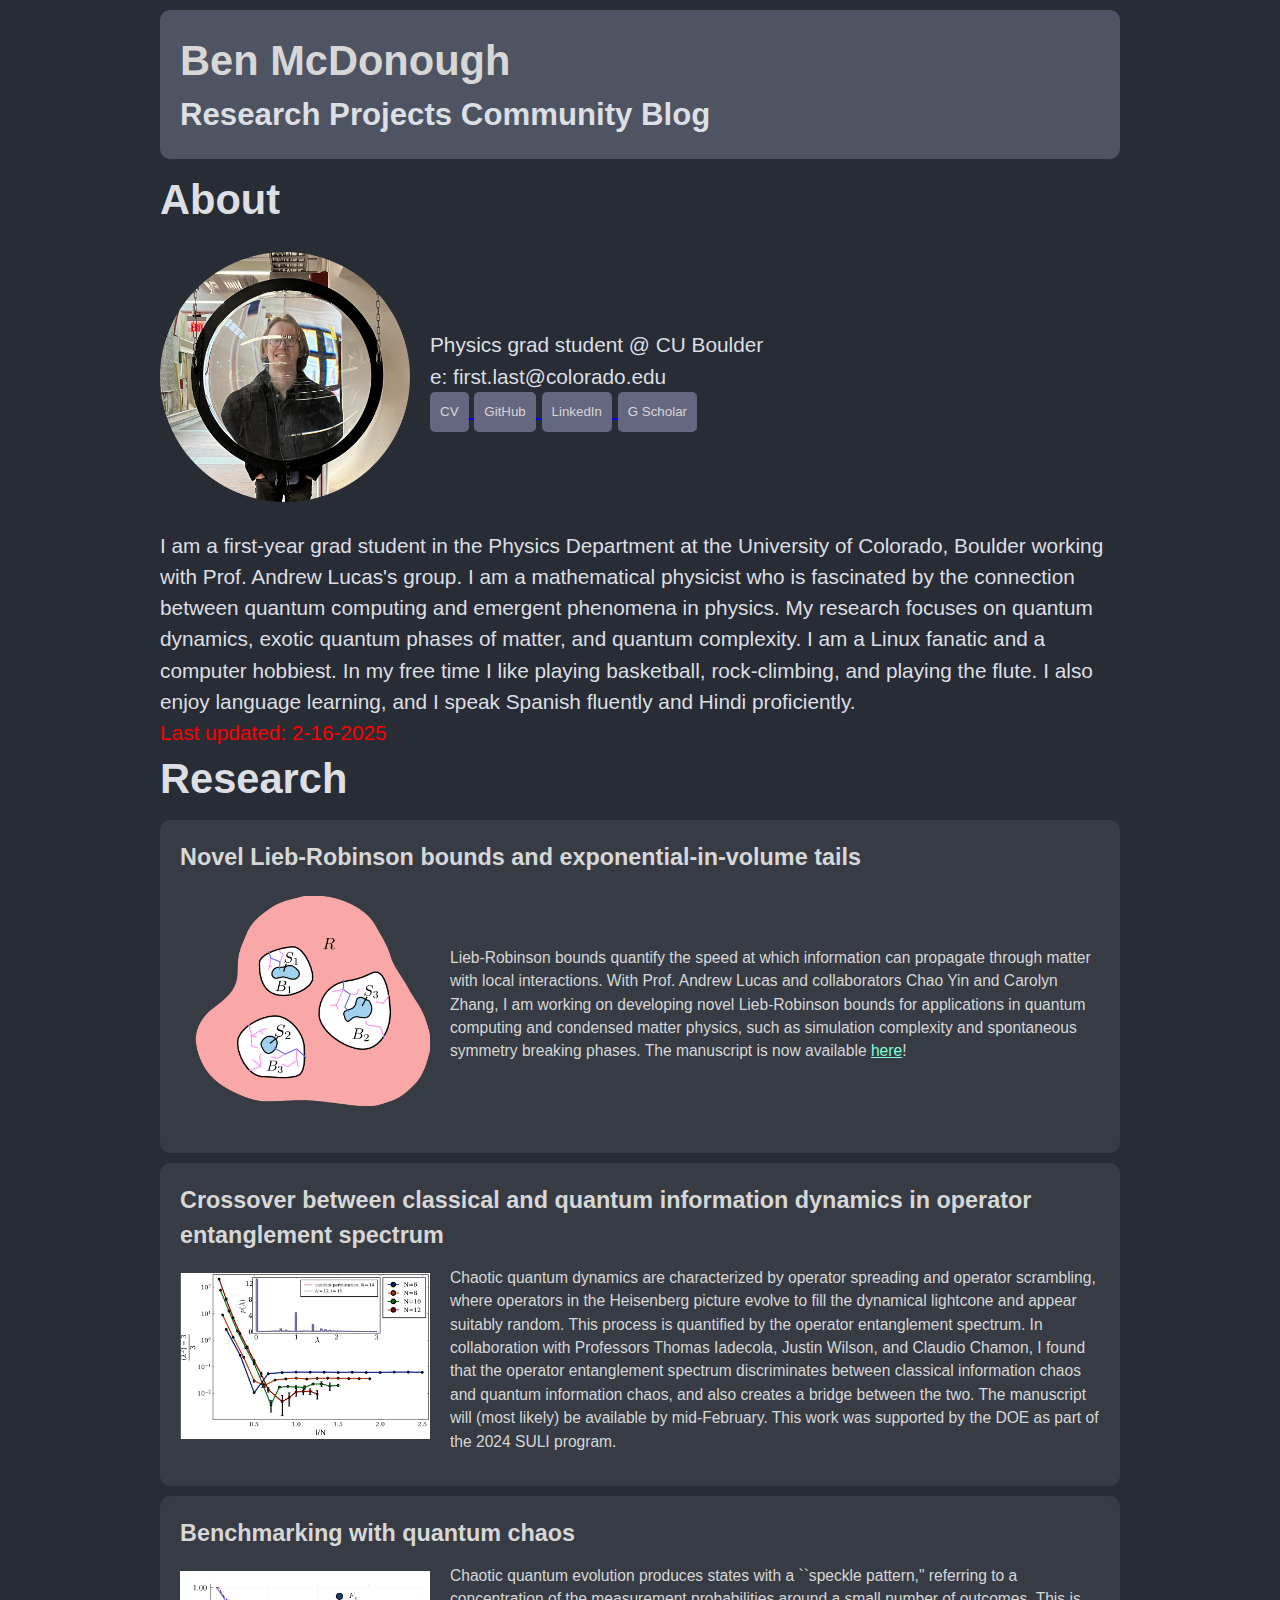
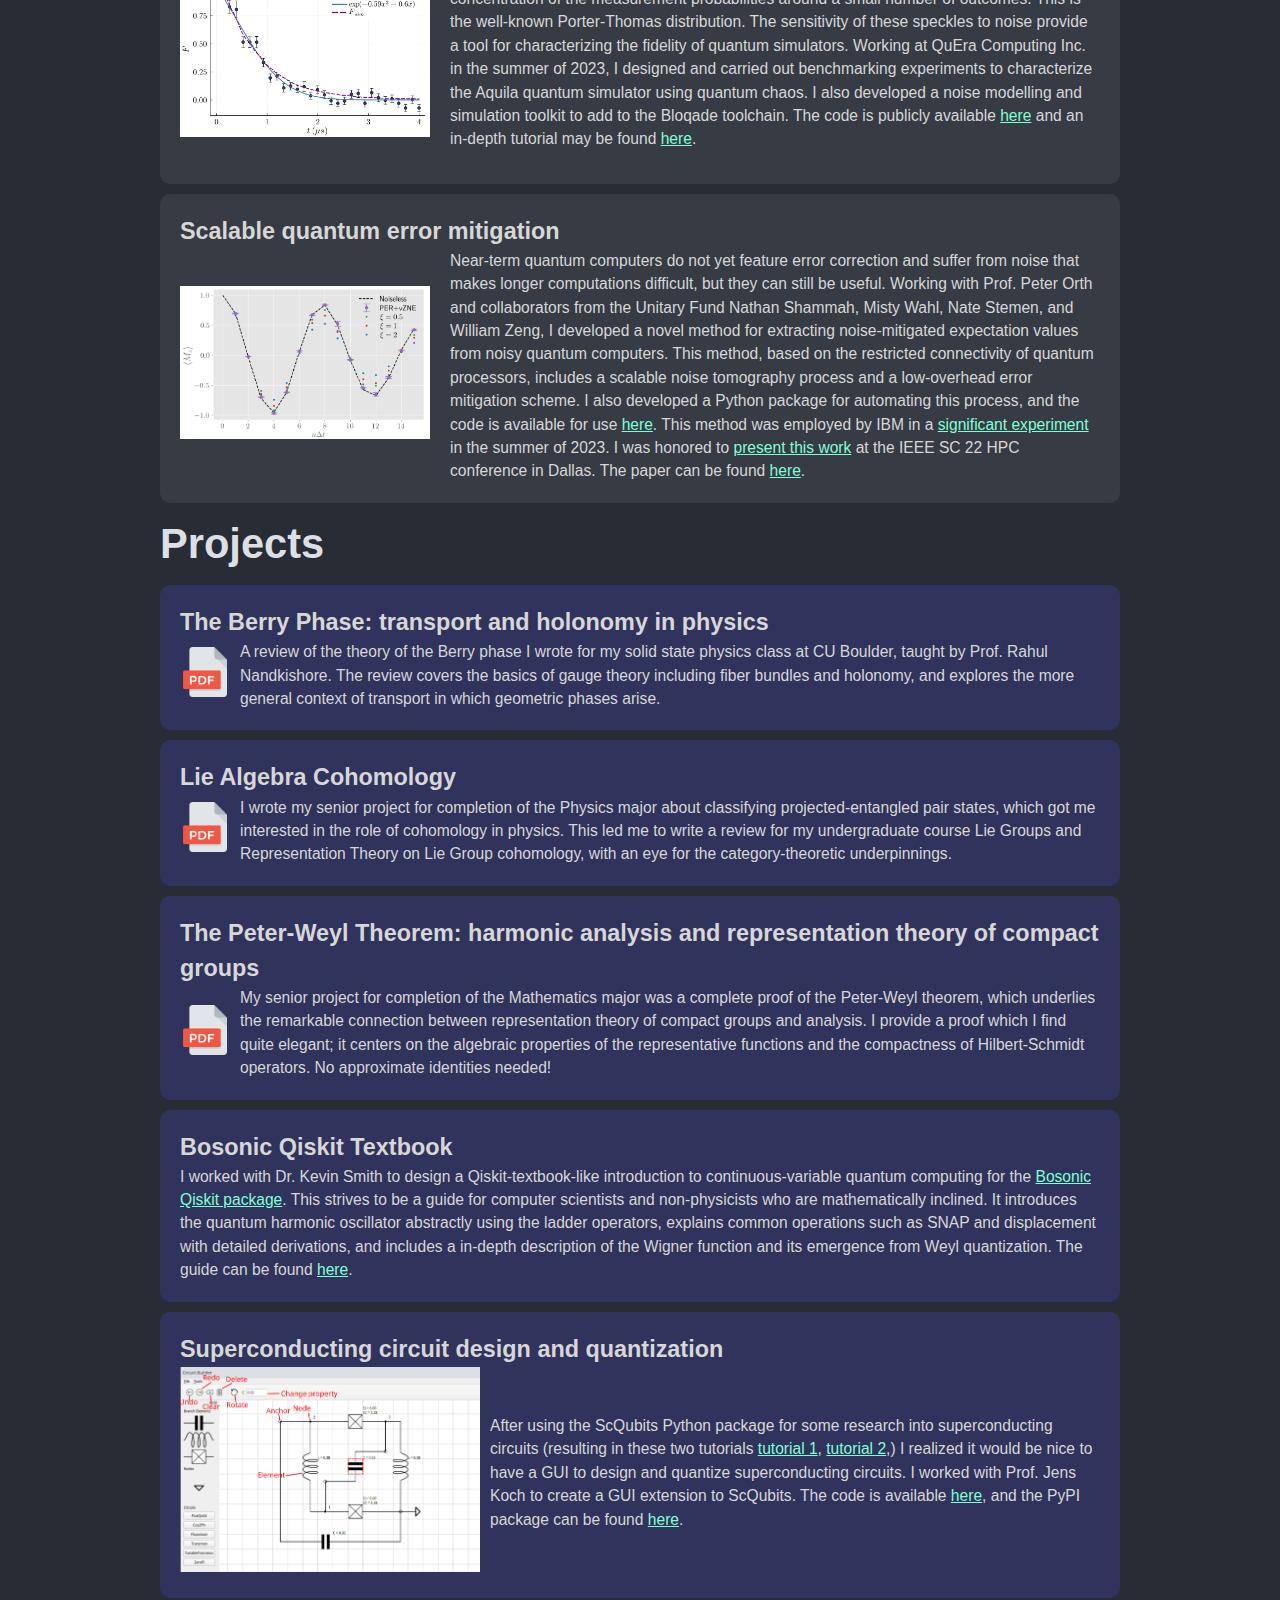
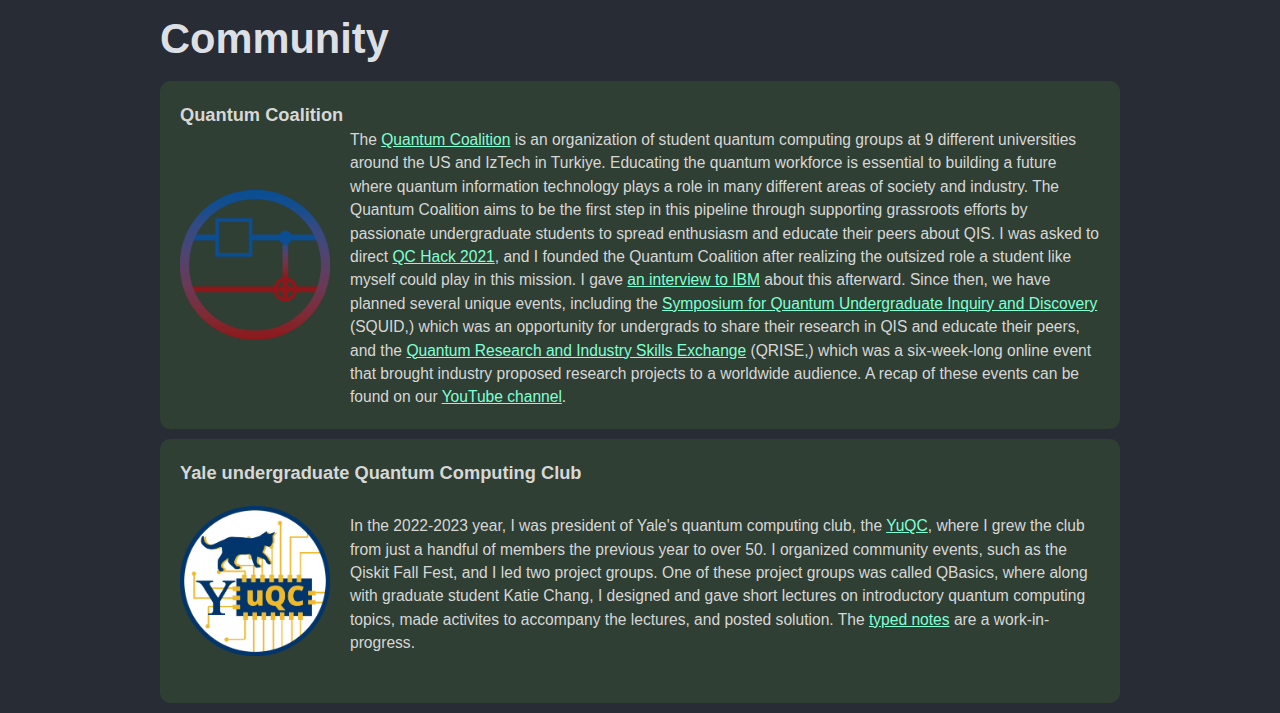
<file: index.html>
<!DOCTYPE html>
<html>
    <head>
        <meta http-equiv="content-type" content="text/html; charset=UTF-8">
        <title>Ben McDonough</title>
        <meta charset="utf-8" name="viewport" content="width=device-width, initial-scale=1.0">
        <link rel="stylesheet" type="text/css" href="styles.css">
        <link href="https://fonts.cdnfonts.com/css/avenir" rel="stylesheet">
    </head>
    <body>
    <header>
        <h1>
            Ben McDonough
        </h1>
        <h2>
            <nav>
                <a href="#research">Research</a>
                <a href="#projects">Projects</a>
                <a href="#community">Community</a>
                <a href="blog.html">Blog</a>
            </nav>
        </h2>    
    </header>
    <main>
        <h1>
            About
        </h1>
    <div class="flex">
        <div class="pic">
            <img src="images/circle_picture.png" width=250px height=auto alt="Your Image" class="image">
        </div>
        <div class="container">
            Physics grad student @ CU Boulder <br>e: first.last@colorado.edu<br>
            <a href="https://github.com/benmcdonough20/benmcdonough20.github.io/blob/main/Benjamin%20McDonough%20Resume.pdf?raw=true" target="_blank">
                <button class = "button">
                    CV
                </button>
            </a>
        <a href="https://github.com/benmcdonough20" target="_blank">
                    <button class = "button">
                        GitHub
                    </button>
                </a>
                <a href="https://www.linkedin.com/in/benjamin-mcdonough-06828922a" target="_blank">
                    <button class = "button">
                        LinkedIn
                    </button>
                </a>
                <a href="https://scholar.google.com/citations?user=XMdADZwAAAAJ&hl=en" target="_blank">
                    <button class = "button">
                        G Scholar
                    </button>
                </a>
            </div>

        </div> 
        <div class = "container">
                                I am a first-year grad student in the Physics Department at the University of Colorado, Boulder working with Prof. Andrew Lucas's group. I am a mathematical physicist who is fascinated by the connection between quantum computing and emergent phenomena in physics. My research focuses on quantum dynamics, exotic quantum phases of matter, and quantum complexity. I am a Linux fanatic and a computer hobbiest. In my free time I like playing basketball, rock-climbing, and playing the flute. I also enjoy language learning, and I speak Spanish fluently and Hindi proficiently.
        </div> 
        <div style="color: red">Last updated: 2-16-2025</div>
    </main>
    <div id=research>
        <h1>
            Research
        </h1>
    </div>
        <div class = "research">
            <h2>
                Novel Lieb-Robinson bounds and exponential-in-volume tails
            </h2> 
            <div class="flex">
                <div class = "pic">
                    <img src="images/problem_setup.png" width=250px height=auto alt="Your Image" class="image">
                </div>
                <div class = "container">
                    Lieb-Robinson bounds quantify the speed at which information can propagate through matter with local interactions. With Prof. Andrew Lucas and collaborators Chao Yin and Carolyn Zhang, I am working on developing novel Lieb-Robinson bounds for applications in quantum computing and condensed matter physics, such as simulation complexity and spontaneous symmetry breaking phases. The manuscript is now available <a href= "https://arxiv.org/abs/2502.02652" class = "tl" target = "_blank">here</a>!
                </div>
            </div>
        </div>
        <div class = "research">
            <h2>
                Crossover between classical and quantum information dynamics in operator entanglement spectrum
            </h2>
            <div class="flex">
                <div class="pic">
                    <img src="images/local_permutation_moments.png" width=250px height=auto alt="Your Image" class="image">
                </div>
                <div class="container">
                Chaotic quantum dynamics are characterized by operator spreading and operator scrambling, where operators in the Heisenberg picture evolve to fill the dynamical lightcone and appear suitably random. This process is quantified by the operator entanglement spectrum. In collaboration with Professors Thomas Iadecola, Justin Wilson, and Claudio Chamon, I found that the operator entanglement spectrum discriminates between classical information chaos and quantum information chaos, and also creates a bridge between the two. The manuscript will (most likely) be available by mid-February. This work was supported by the DOE as part of the 2024 SULI program.
                </div>
            </div>
        </div>
        <div class = "research">
            <h2>
                Benchmarking with quantum chaos
            </h2>
            <div class="flex">
                <div class="pic">
                    <img src="images/aquila_data_honeycomb.png" width=250px height=auto alt="Your Image" class="image">
                </div>
                <div class="container">
                Chaotic quantum evolution produces states with a ``speckle pattern," referring to a concentration of the measurement probabilities around a small number of outcomes. This is the well-known Porter-Thomas distribution. The sensitivity of these speckles to noise provide a tool for characterizing the fidelity of quantum simulators. Working at QuEra Computing Inc. in the summer of 2023, I designed and carried out benchmarking experiments to characterize the Aquila quantum simulator using quantum chaos. I also developed a noise modelling and simulation toolkit to add to the Bloqade toolchain. The code is publicly available  <a href="https://github.com/QuEraComputing/Bloqade.jl/tree/master/lib/BloqadeNoisy" class=tl target="_blank">here</a> and an in-depth tutorial may be found <a href="https://queracomputing.github.io/Bloqade.jl/dev/tutorials/8.simulating%20noise/main/" class = "tl" target="_blank">here</a>.
                </div>
            </div>
        </div>
        <div class = "research">
            <h2>
                Scalable quantum error mitigation
            </h2>
            <div class = "flex">
                <div class = "pic">
                        <img src="images/magnetization.png" width=250px height=auto alt="Your Image" class="image">
                </div>
                    <div class="container">
                    Near-term quantum computers do not yet feature error correction and suffer from noise that makes longer computations difficult, but they can still be useful. Working with Prof. Peter Orth and collaborators from the Unitary Fund Nathan Shammah, Misty Wahl, Nate Stemen, and William Zeng, I developed a novel method for extracting noise-mitigated expectation values from noisy quantum computers. This method, based on the restricted connectivity of quantum processors, includes a scalable noise tomography process and a low-overhead error mitigation scheme. I also developed a Python package for automating this process, and the code is available for use <a href="https://github.com/benmcdonough20/AutomatedPERTools" class=tl target="_blank">here</a>. This method was employed by IBM in a <a href="https://www.nature.com/articles/s41586-023-06096-3" class=tl target="_blank">significant experiment</a> in the summer of 2023. I was honored to <a href="https://www.computer.org/csdl/proceedings-article/qcs/2022/753600a083/1KnWCsrG5r2" class=tl target="_blank">present this work</a> at the IEEE SC 22 HPC conference in Dallas. The paper can be found <a href="https://arxiv.org/abs/2210.08611" class=tl target="_blank">here</a>.
                </div>
            </div>
        </div>
    <div id="projects">
        <h1>
            Projects
        </h1>
    </div>
    <div class = "project">
        <h2>
            The Berry Phase: transport and holonomy in physics
        </h2>
        <div class = "flex">
            <a href="https://github.com/benmcdonough20/benmcdonough20.github.io/blob/main/projects/SolidStatePsetfinal.pdf?raw=true" target="_blank">
            <div class = "pic">
                <img src="images/download_icon.png" width=50 height=auto alt="Your Image" class="icon">
            </div>
            </a>
            A review of the theory of the Berry phase I wrote for my solid state physics class at CU Boulder, taught by Prof. Rahul Nandkishore. The review covers the basics of gauge theory including fiber bundles and holonomy, and explores the more general context of transport in which geometric phases arise.
        </div>
    </div>
    <div class = "project">
        <h2>
           Lie Algebra Cohomology 
        </h2>
        <div class = "flex">
            <a href="https://github.com/benmcdonough20/benmcdonough20.github.io/blob/main/projects/BenMcDonough_LieAlgebraCohomology.pdf?raw=true" target="_blank">
            <div class = "pic">
                <img src="images/download_icon.png" width=50 height=auto alt="Your Image" class="icon">
            </div>
            </a>
            I wrote my senior project for completion of the Physics major about classifying projected-entangled pair states, which got me interested in the role of cohomology in physics. This led me to write a review for my undergraduate course Lie Groups and Representation Theory on Lie Group cohomology, with an eye for the category-theoretic underpinnings.
        </div>
    </div>
    <div class = "project">
        <h2>
            The Peter-Weyl Theorem: harmonic analysis and representation theory of compact groups
        </h2>
        <div class = "flex">
            <a href="https://github.com/benmcdonough20/benmcdonough20.github.io/blob/main/projects/peterweyl.pdf?raw=true" target="_blank">
            <div class = "pic">
                <img src="images/download_icon.png" width=50 height=auto alt="Your Image" class="icon">
            </div>
            </a>
            My senior project for completion of the Mathematics major was a complete proof of the Peter-Weyl theorem, which underlies the remarkable connection between representation theory of compact groups and analysis. I provide a proof which I find quite elegant; it centers on the algebraic properties of the representative functions and the compactness of Hilbert-Schmidt operators. No approximate identities needed!
        </div>
    </div>
    <div class = "project">
        <h2>
            Bosonic Qiskit Textbook
        </h2>
        I worked with Dr. Kevin Smith to design a Qiskit-textbook-like introduction to continuous-variable quantum computing for the <a href = "https://github.com/C2QA/bosonic-qiskit/tree/main" class="tl" target="_blank">Bosonic Qiskit package</a>. This strives to be a guide for computer scientists and non-physicists who are mathematically inclined. It introduces the quantum harmonic oscillator abstractly using the ladder operators, explains common operations such as SNAP and displacement with detailed derivations, and includes a in-depth description of the Wigner function and its emergence from Weyl quantization. The guide can be found <a href = "https://github.com/C2QA/bosonic-qiskit/tree/main/tutorials/bosonic-qiskit-textbook" class="tl" target="_blank">here</a>.
    </div>
    <div class = "project">
        <h2>
            Superconducting circuit design and quantization
        </h2>
        <div class="flex">
            <div class="pic">
                <img src="images/screenshot.png" width=300 height=auto alt="Your Image" class="icon">
            </div>
            <div class="container">
            After using the ScQubits Python package for some research into superconducting circuits (resulting in these two tutorials <a href="https://github.com/scqubits/scqubits-examples/blob/master/examples/demo_qutip_fluxoniumcz.ipynb" class="tl" target="_blank">tutorial 1</a>, <a href="https://github.com/scqubits/scqubits-examples/blob/master/examples/demo_qutip_fluxoniumreset.ipynb" class="tl" target="_blank">tutorial 2</a>,) I realized it would be nice to have a GUI to design and quantize superconducting circuits. I worked with Prof. Jens Koch to create a GUI extension to ScQubits. The code is available <a href = "https://github.com/benmcdonough20/SuperconductingCircuitBuilder" class="tl" target="_blank">here</a>, and the PyPI package can be found <a href = "https://pypi.org/project/sccircuitbuilder/" class="tl" target="_blank">here</a>.
            </div>
        </div>
    </div>
    <div id = "community">
        <h1>
            Community
        </h1>
    </div>
    <div class = "community">
        <h3>
            Quantum Coalition
        </h3>
        <div class = "flex">
            <div class = "pic">
                <img src="images/logo.png" width=150 height=auto alt="Your Image" class="image">
            </div>
            <div class = "container">
            The <a href="https://www.quantumcoalition.io/" class="tl" target="_blank">Quantum Coalition</a> is an organization of student quantum computing groups at 9 different universities around the US and IzTech in Turkiye. Educating the quantum workforce is essential to building a future where quantum information technology plays a role in many different areas of society and industry. The Quantum Coalition aims to be the first step in this pipeline through supporting grassroots efforts by passionate undergraduate students to spread enthusiasm and educate their peers about QIS. I was asked to direct <a href="https://www.quantumcoalition.io/qc-hack-2022" class="tl" target="_blank">QC Hack 2021</a>, and I founded the Quantum Coalition after realizing the outsized role a student like myself could play in this mission. I gave <a href="https://quantuminstitute.yale.edu/publications/ben-mcdonough-quantum-researcher-and-bridge-builder" class="tl" target = "_blank">an interview to IBM</a> about this afterward. Since then, we have planned several unique events, including the <a href="https://www.quantumcoalition.io/squid2023" class="tl" target="_blank">Symposium for Quantum Undergraduate Inquiry and Discovery</a> (SQUID,) which was an opportunity for undergrads to share their research in QIS and educate their peers, and the <a href="https://www.quantumcoalition.io/qrise" class="tl" target="_blank">Quantum Research and Industry Skills Exchange</a> (QRISE,) which was a six-week-long online event that brought industry proposed research projects to a worldwide audience. A recap of these events can be found on our <a href="https://www.youtube.com/@quantumcoalition4687" class="tl" target="_blank">YouTube channel</a>.
            </div>
        </div>
    </div>
    <div class = "community">
    <h3>
        Yale undergraduate Quantum Computing Club
    </h3>
    <div class = "flex">
        <div class = "pic">
                <img src="images/yale_qc_logo.png" width=150 height=auto alt="Your Image" class="image">
        </div>
        <div class="container">
            In the 2022-2023 year, I was president of Yale's quantum computing club, the <a href="https://yuqc.yale.edu/" class="tl" target="_blank">YuQC</a>, where I grew the club from just a handful of members the previous year to over 50. I organized community events, such as the Qiskit Fall Fest, and I led two project groups. One of these project groups was called QBasics, where along with graduate student Katie Chang, I designed and gave short lectures on introductory quantum computing topics, made activites to accompany the lectures, and posted solution. The <a href="https://github.com/benmcdonough20/QBasics/tree/main" class="tl" target="_blank">typed notes</a> are a work-in-progress.
        <div>
    </div>
    </body>
</html>
</file>
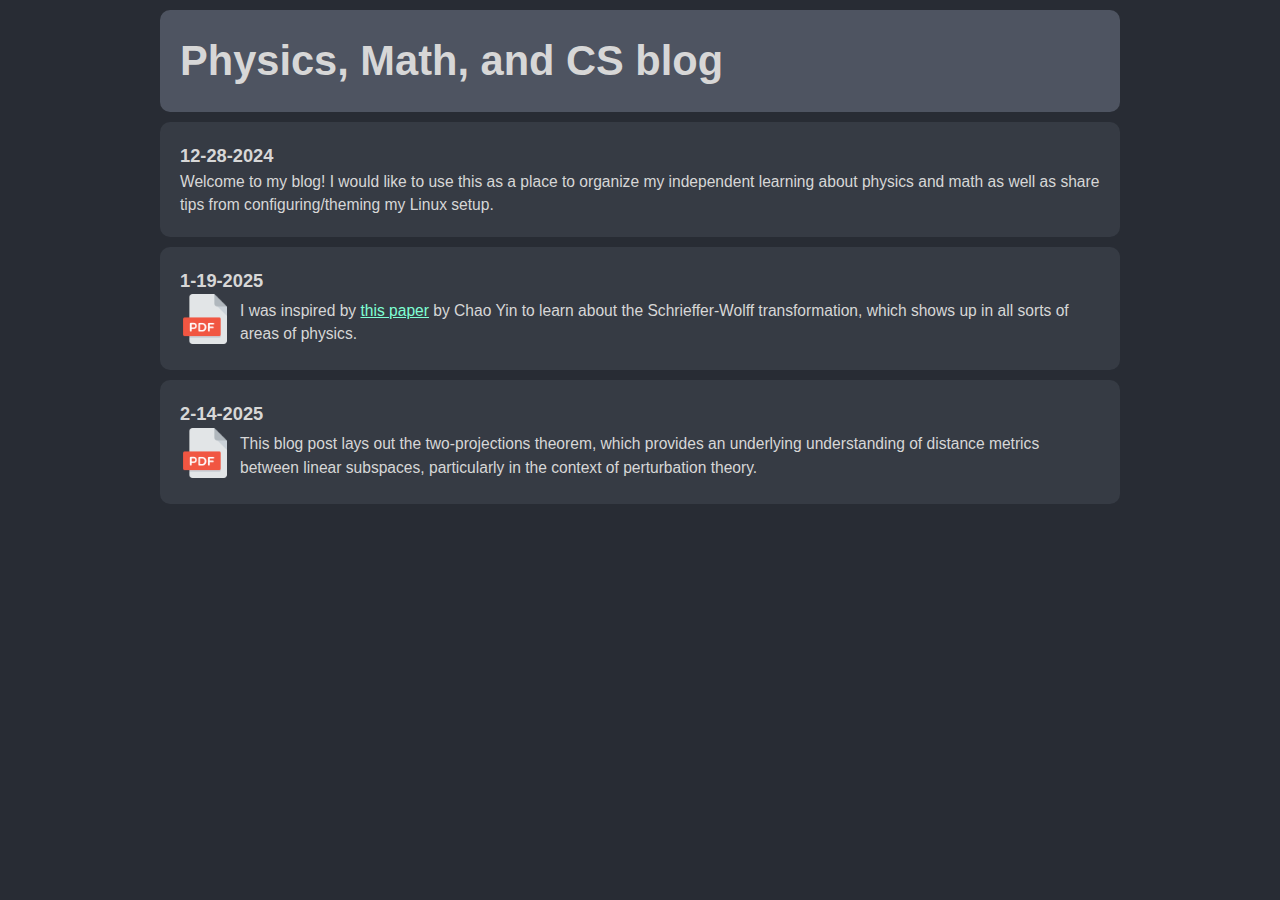
<file: blog.html>
<!DOCTYPE html>
<html>
    <head>
        <meta http-equiv="content-type" content="text/html; charset=UTF-8">
        <title>Ben Physics Blog</title>
        <meta charset="utf-8" name="viewport" content="width=device-width, initial-scale=1.0">
        <link rel="stylesheet" type="text/css" href="styles.css">
        <link href="https://fonts.cdnfonts.com/css/avenir" rel="stylesheet">
    </head>
    <body>
    <header>
        <h1>
            Physics, Math, and CS blog 
        </h1>
    </header>
        <main>
            <div class = "blogpost">
                <h3>
                    12-28-2024
                </h3>
               Welcome to my blog! I would like to use this as a place to organize my independent learning about physics and math as well as share tips from configuring/theming my Linux setup.
           </div>
           <div class = "blogpost">
               <h3> 1-19-2025
               </h3>
               <div class="flex">
                   <a href="https://www.dropbox.com/scl/fi/53gvw4vyvbw7zootxu6rp/SchriefferWolff.pdf?rlkey=n59wnsmnns6mwmmnqroisw55x&st=gf4lwzwk&dl=0" target = "_blank">
                       <div class = "pic">
                           <img src="images/download_icon.png" width = 50 height = auto class = "icon">
                        </div>
                    </a>
                    <div>
                       I was inspired by <a href="https://arxiv.org/abs/2209.11242" class = "tl">this paper</a> by Chao Yin to learn about the Schrieffer-Wolff transformation, which shows up in all sorts of areas of physics.
                   </div>
               </div>
            </div>
         <div class = "blogpost">
               <h3> 2-14-2025
               </h3>
               <div class="flex">
                   <a href="https://www.dropbox.com/scl/fi/s2vjailyl8stf2kg2os63/CS_decomposition.pdf?rlkey=nktngp62olc177jb3dlsi23hl&st=1bvk7nie&dl=0" target = "_blank">
                       <div class = "pic">
                           <img src="images/download_icon.png" width = 50 height = auto class = "icon">
                        </div>
                    </a>
                 This blog post lays out the two-projections theorem, which provides an underlying understanding of distance metrics between linear subspaces, particularly in the context of perturbation theory.
               </div>
            </div>
        </main>
    </body>
</html>
</file>
<file: styles.css>
* {
  margin: 0;
  padding: 0;
  font-family: 'Avenir', sans-serif;
  line-height: 1.5;
}

html {
  font-size: 1.3em;
  scroll-behavior: smooth;
}

body {
  color: #dcdfe4;
  background-color: #282c34;
  margin: auto;
  max-width: 75%;
  padding-left: 20px;
  padding-right: 20px;
}

header {
  color:rgb(215, 215, 215);
  padding: 20px 20px;
  margin-top: 10px;
  margin-bottom: 10px;
  background-color: #4e5461;
  border-radius: 10px;
}

.research {
  color:rgb(215, 215, 215);
  font-size: .75em;
  padding: 20px 20px;
  margin-top: 10px;
  margin-bottom: 10px;
  background-color: #363b44;
  border-radius: 10px;
}

.blogpost {
  color:rgb(215, 215, 215);
  font-size: .75em;
  padding: 20px 20px;
  margin-top: 10px;
  margin-bottom: 10px;
  background-color: #363b44;
  border-radius: 10px;
}

.project {
  color:rgb(215, 215, 215);
  font-size: .75em;
  padding: 20px 20px;
  margin-top: 10px;
  margin-bottom: 10px;
  background-color: #30335b;
  border-radius: 10px;
}

.community {
  color:rgb(215, 215, 215);
  font-size: .75em;
  padding: 20px 20px;
  margin-top: 10px;
  margin-bottom: 10px;
  background-color: #303f33;
  border-radius: 10px;
}

.tl {
    color: aquamarine;
}

nav {
  display: contents;
}

nav > a{
  text-decoration: none; 
  color: #dcdfe4;
}

nav > a:hover {
  color: DarkTurquoise;
}



.flex {
  display: flex;
  align-items: center;
}

.image {
  margin-top: 20px;
  margin-bottom: 20px;
  padding-right: 20px;
}

.icon {
    padding-right: 10px;
}

.button {
  transition-duration: 0.4s;
  color:rgb(215, 215, 215);
  background-color: #64677f;
  padding: 10px 10px;
  border-radius: 5px;
  display: inline-block;
  border: none;a:link {
  color: red;
}

/* visited link */
a:visited {
  color: green;
}

/* mouse over link */
a:hover {
  color: hotpink;
}

/* selected link */
a:active {
  color: blue;
}

.container{
  margin: 10px;
  padding-left: 20px;
  font-size: 1em;
}

.button:hover {
  background-color: DeepSkyBlue;
  color: white;a:link {
  color: red;
}

/* visited link */
a:visited {
  color: green;
}

/* mouse over link */
a:hover {
  color: hotpink;
}

/* selected link */
a:active {
  color: blue;
}
}

footer {
  margin-top: 50px;
  margin-bottom: 30px;
}

hr {
  margin: 15px 0 15px 0;
}

ul {
  list-style-position: inside;
}

li:not(:last-child) {
  margin-bottom: 10px;
}

@media only screen and (max-width: 850px) {
  header {
    flex-direction: column;
    text-align: center;
    margin-left: 20px;
    margin-right: 20px;
  }
  .flex {
    align-items: center;
    display: block;
  }
  * {
    text-align:center;   
  }
}
</file>
